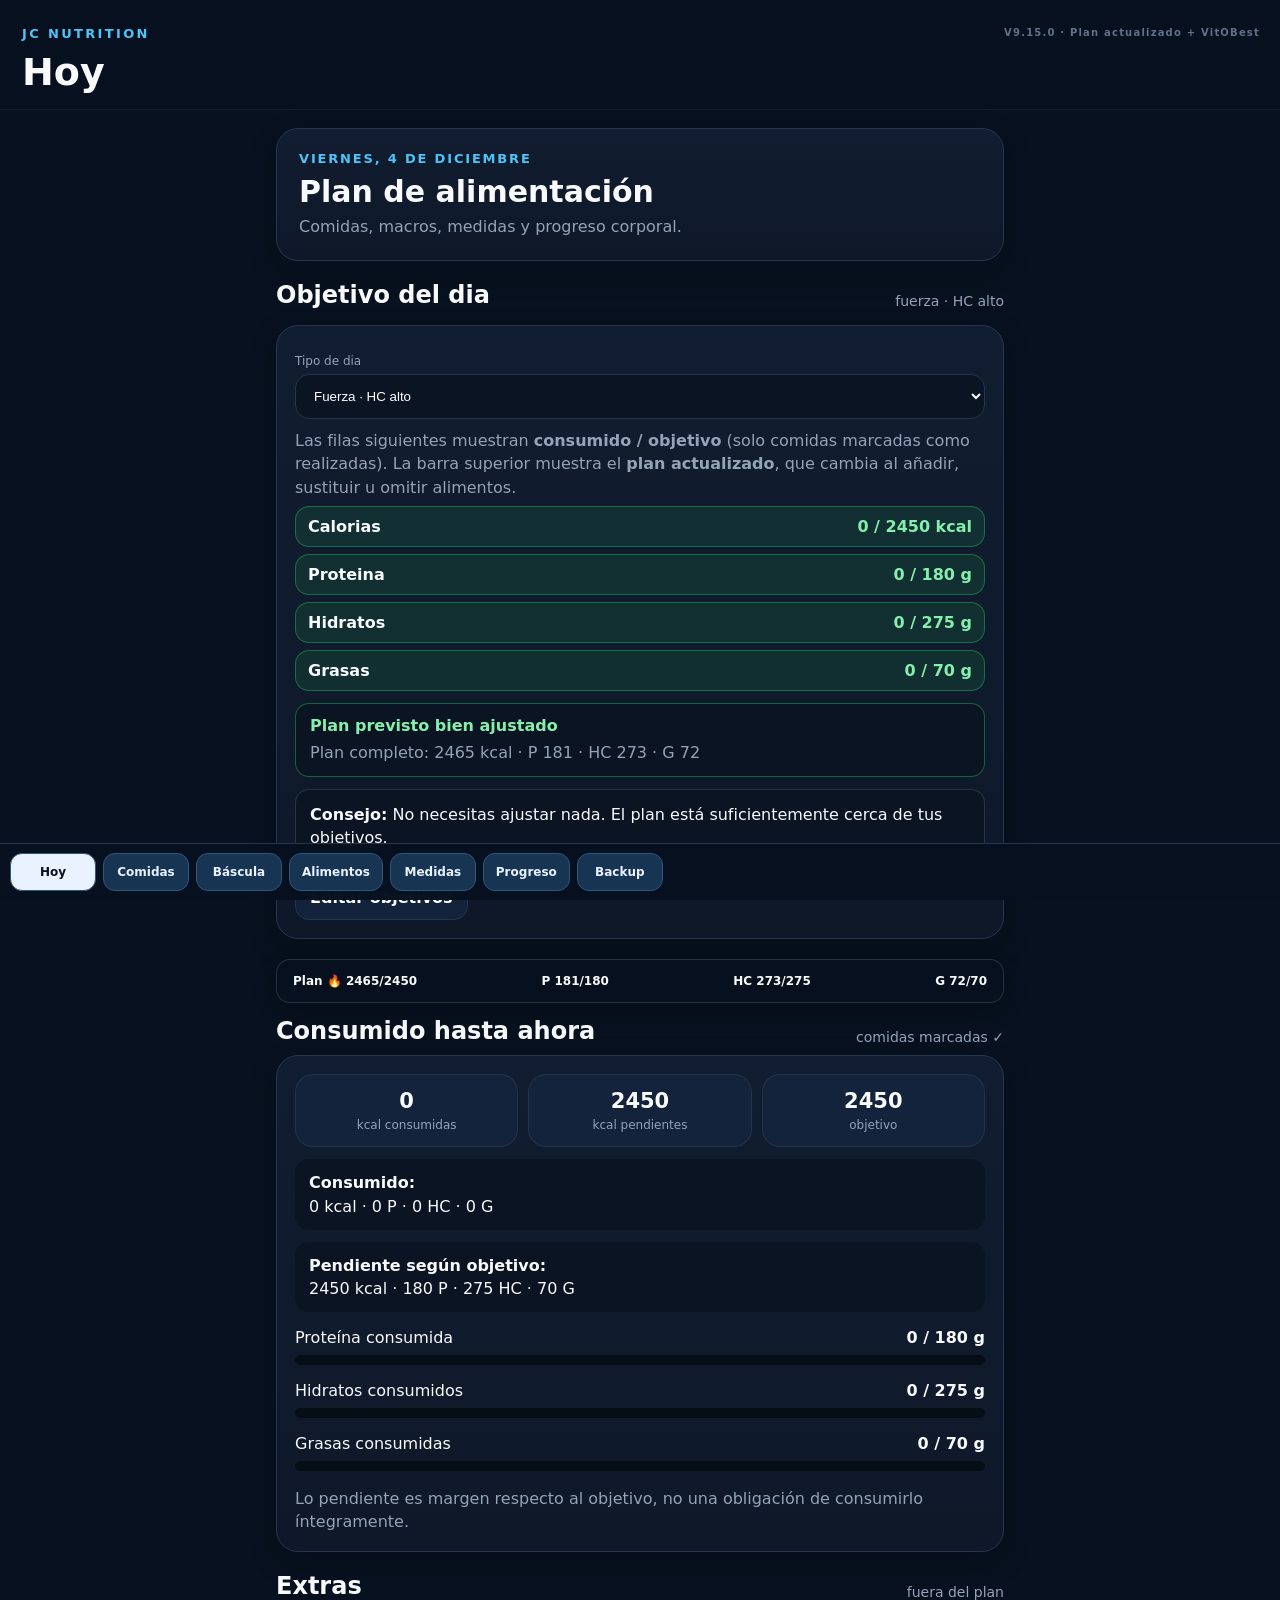
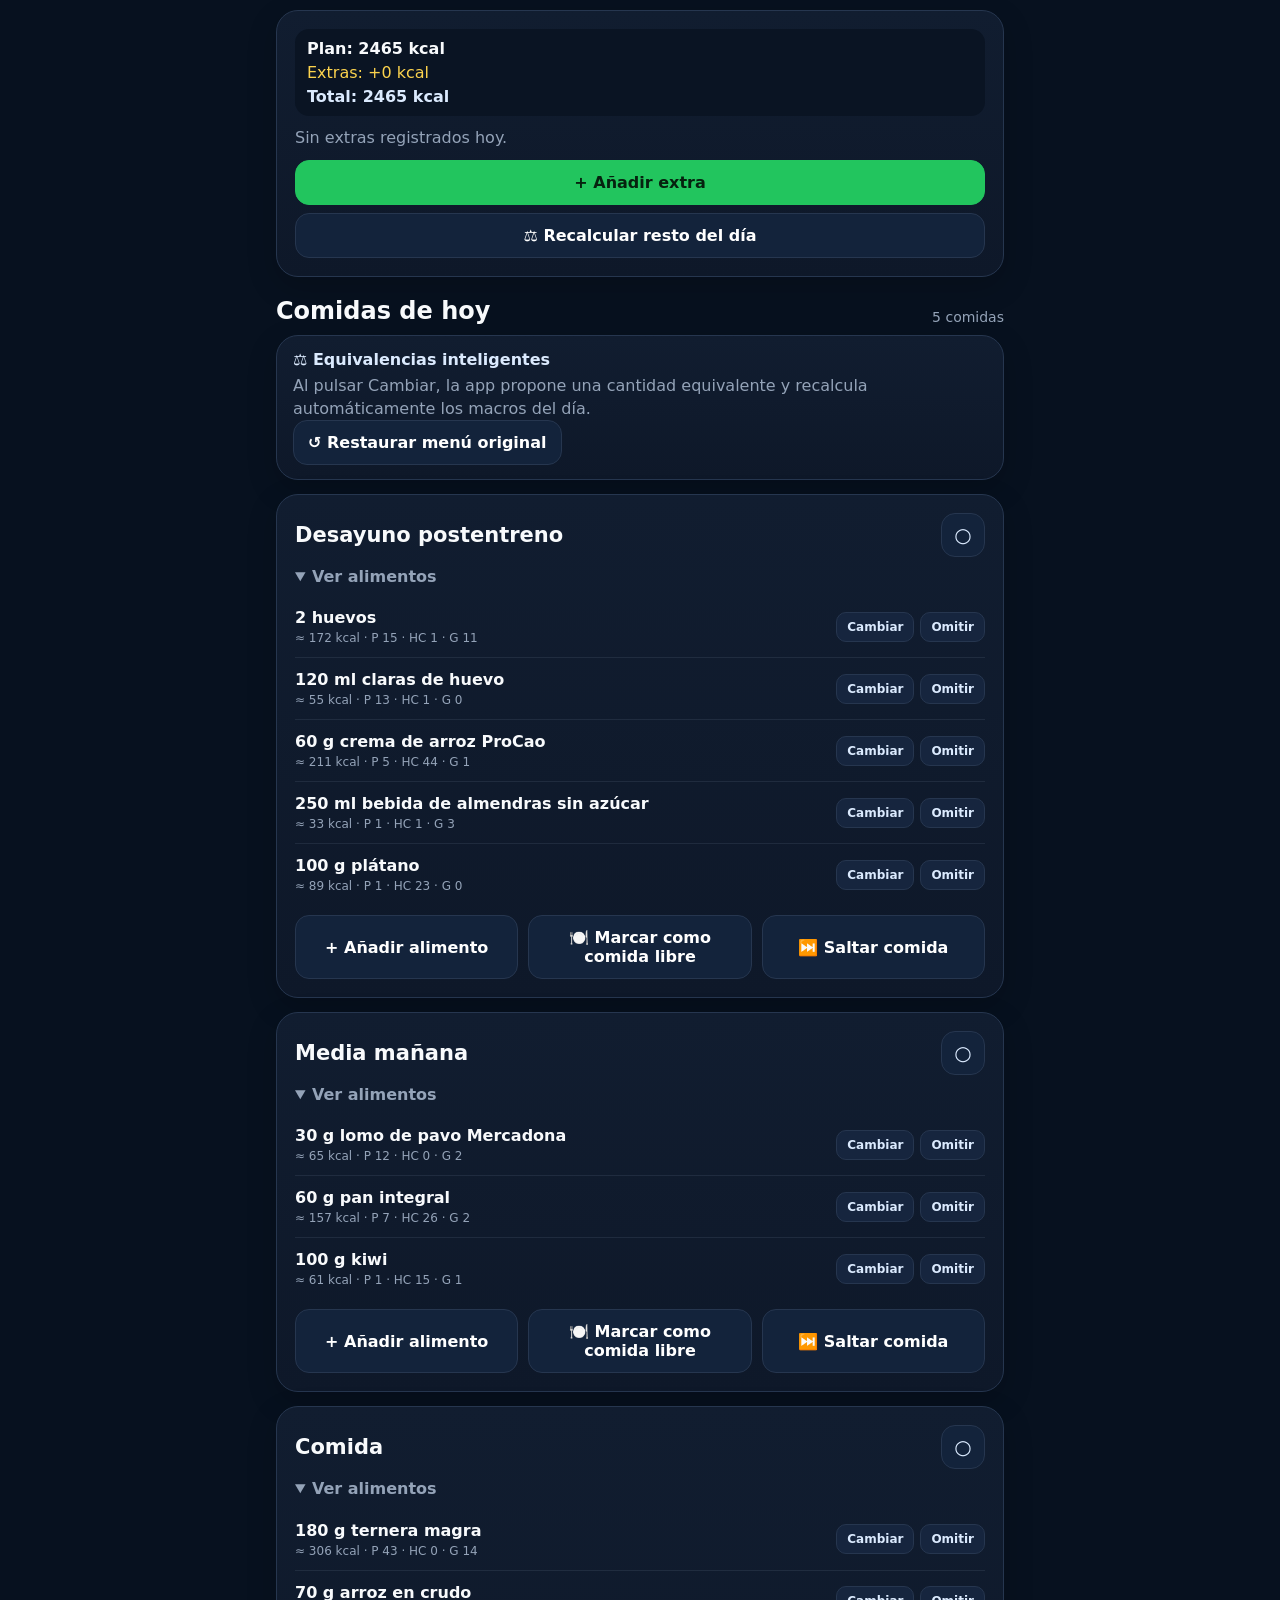
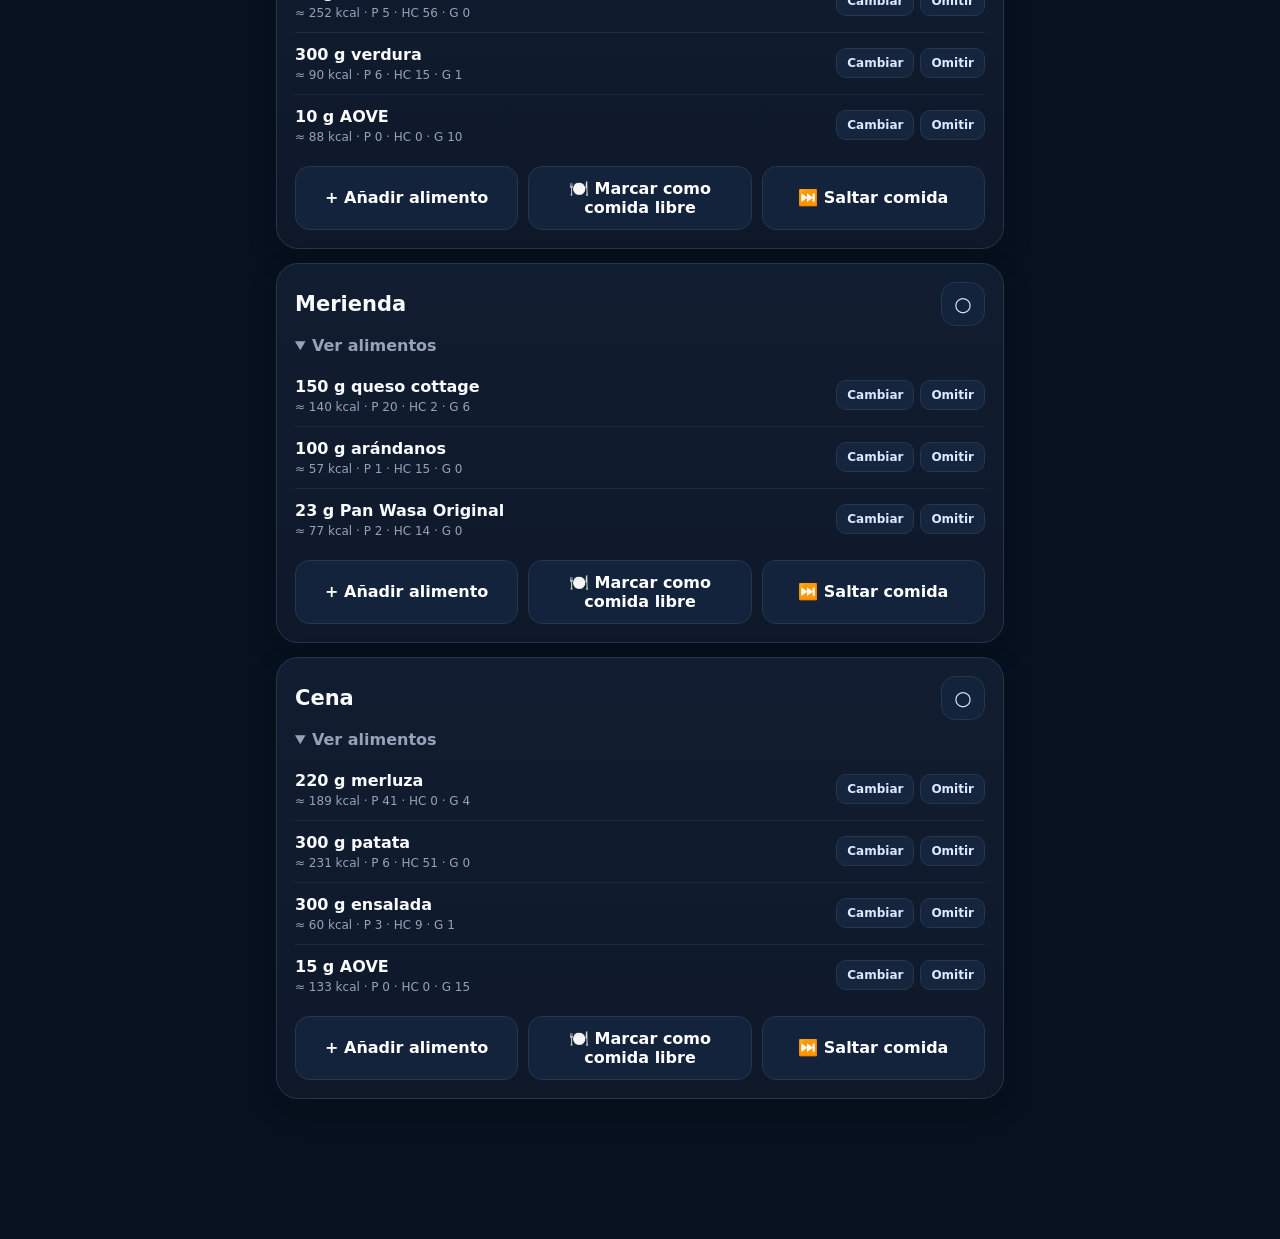
<file: index.html>
<!doctype html>
<html lang="es">
<head>
  <meta charset="utf-8">
  <meta name="viewport" content="width=device-width,initial-scale=1,viewport-fit=cover">
  <meta name="theme-color" content="#07111f">
  <meta name="apple-mobile-web-app-capable" content="yes">
  <meta name="apple-mobile-web-app-status-bar-style" content="black-translucent">
  <title>JC Nutrition</title>
  <link rel="manifest" href="./manifest.json">
  <link rel="apple-touch-icon" href="./apple-touch-icon.png">
  <link rel="stylesheet" href="./styles.css">
</head>
<body>
  <header class="topbar">
    <div class="brand">JC NUTRITION</div>
    <h1 id="pageTitle">Hoy</h1>
    <div class="version">V9.15.0 · Plan actualizado + VitOBest</div>
  </header>

  <main id="content"></main>

  <nav class="bottom-nav" aria-label="Navegación principal">
    <button data-view="today" class="nav active">Hoy</button>
    <button data-view="meals" class="nav">Comidas</button>
    <button data-view="scale" class="nav">Báscula</button>
    <button data-view="foods" class="nav">Alimentos</button>
    <button data-view="measurements" class="nav">Medidas</button>
    <button data-view="progress" class="nav">Progreso</button>
    <button data-view="backup" class="nav">Backup</button>
  </nav>

  <script src="./app.js"></script>
</body>
</html>
</file>
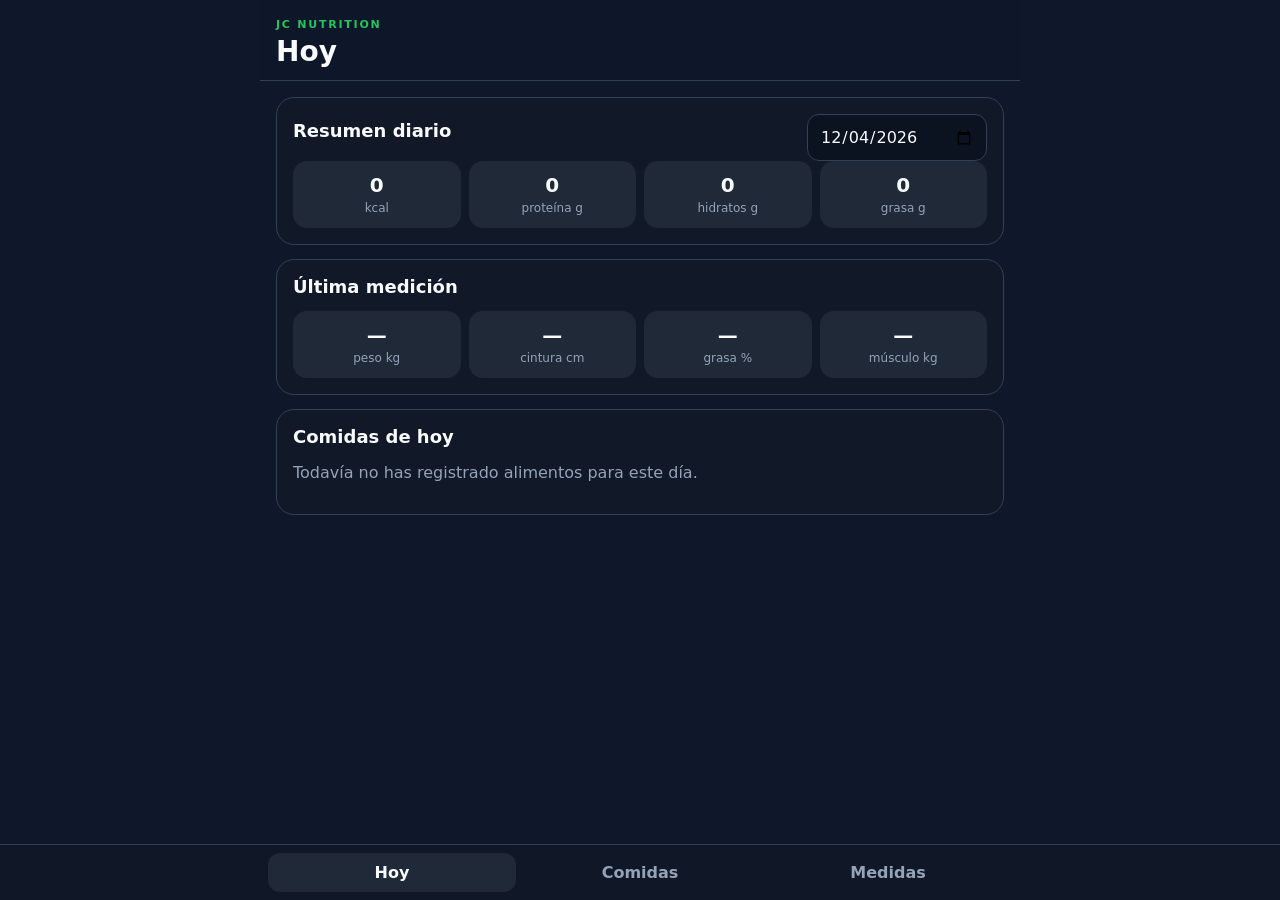
<file: index_jc_nutrition_limpio-1.html>
<!DOCTYPE html>
<html lang="es">
<head>
  <meta charset="UTF-8" />
  <meta name="viewport" content="width=device-width, initial-scale=1.0, viewport-fit=cover" />
  <meta name="theme-color" content="#111827" />
  <meta name="description" content="JC Nutrition: comidas y mediciones personales." />
  <title>JC Nutrition</title>
  <style>
    :root{
      --bg:#0f172a;--panel:#111827;--panel2:#1f2937;--text:#f8fafc;--muted:#94a3b8;
      --accent:#22c55e;--accent2:#16a34a;--line:#334155;--danger:#ef4444;--input:#0b1220;
    }
    *{box-sizing:border-box}
    body{margin:0;background:var(--bg);color:var(--text);font-family:system-ui,-apple-system,Segoe UI,Roboto,sans-serif}
    button,input,select{font:inherit}
    .app{max-width:760px;margin:0 auto;min-height:100vh;padding-bottom:88px}
    header{position:sticky;top:0;z-index:5;background:rgba(15,23,42,.96);backdrop-filter:blur(10px);padding:18px 16px 12px;border-bottom:1px solid var(--line)}
    .eyebrow{font-size:11px;letter-spacing:.16em;color:var(--accent);font-weight:800}
    h1{margin:4px 0 0;font-size:28px}
    main{padding:16px}
    .card{background:var(--panel);border:1px solid var(--line);border-radius:18px;padding:16px;margin-bottom:14px}
    .card h2{margin:0 0 14px;font-size:18px}
    .grid{display:grid;grid-template-columns:repeat(2,1fr);gap:10px}
    .grid4{display:grid;grid-template-columns:repeat(4,1fr);gap:8px}
    .metric{background:var(--panel2);padding:12px;border-radius:14px;text-align:center}
    .metric strong{display:block;font-size:20px}
    .metric span{font-size:12px;color:var(--muted)}
    label{display:block;font-size:12px;color:var(--muted);margin:10px 0 5px}
    input,select{width:100%;background:var(--input);color:var(--text);border:1px solid var(--line);border-radius:12px;padding:12px}
    .row{display:grid;grid-template-columns:1fr 1fr;gap:10px}
    .btn{border:0;border-radius:12px;padding:12px 14px;font-weight:700;cursor:pointer}
    .primary{background:var(--accent);color:#052e16}
    .secondary{background:var(--panel2);color:var(--text);border:1px solid var(--line)}
    .danger{background:transparent;color:#fecaca;border:1px solid #7f1d1d}
    .actions{display:flex;gap:8px;flex-wrap:wrap;margin-top:14px}
    .meal{border-top:1px solid var(--line);padding:12px 0}
    .meal:first-child{border-top:0}
    .meal-head{display:flex;justify-content:space-between;gap:8px;align-items:flex-start}
    .meal small,.muted{color:var(--muted)}
    .pill{display:inline-block;padding:4px 8px;border-radius:999px;background:var(--panel2);font-size:11px;color:var(--muted)}
    nav{position:fixed;left:0;right:0;bottom:0;background:rgba(17,24,39,.98);border-top:1px solid var(--line);display:flex;justify-content:center;z-index:10}
    nav .inner{width:min(760px,100%);display:grid;grid-template-columns:repeat(3,1fr);padding:8px}
    nav button{background:transparent;color:var(--muted);border:0;padding:10px 4px;border-radius:12px;font-weight:700}
    nav button.active{background:var(--panel2);color:var(--text)}
    .hidden{display:none!important}
    table{width:100%;border-collapse:collapse;font-size:13px}
    th,td{padding:9px 6px;border-bottom:1px solid var(--line);text-align:right}
    th:first-child,td:first-child{text-align:left}
    .topline{display:flex;justify-content:space-between;align-items:center;gap:8px}
    .datebox{max-width:180px}
    @media(max-width:540px){
      .grid4{grid-template-columns:repeat(2,1fr)}
      .row{grid-template-columns:1fr}
    }
  </style>
</head>
<body>
<div class="app">
  <header>
    <div class="eyebrow">JC NUTRITION</div>
    <h1 id="pageTitle">Hoy</h1>
  </header>

  <main>
    <section id="view-today">
      <div class="card">
        <div class="topline">
          <h2>Resumen diario</h2>
          <input id="todayDate" class="datebox" type="date">
        </div>
        <div class="grid4">
          <div class="metric"><strong id="sumKcal">0</strong><span>kcal</span></div>
          <div class="metric"><strong id="sumProtein">0</strong><span>proteína g</span></div>
          <div class="metric"><strong id="sumCarbs">0</strong><span>hidratos g</span></div>
          <div class="metric"><strong id="sumFat">0</strong><span>grasa g</span></div>
        </div>
      </div>

      <div class="card">
        <h2>Última medición</h2>
        <div class="grid4">
          <div class="metric"><strong id="lastWeight">—</strong><span>peso kg</span></div>
          <div class="metric"><strong id="lastWaist">—</strong><span>cintura cm</span></div>
          <div class="metric"><strong id="lastFat">—</strong><span>grasa %</span></div>
          <div class="metric"><strong id="lastMuscle">—</strong><span>músculo kg</span></div>
        </div>
      </div>

      <div class="card">
        <h2>Comidas de hoy</h2>
        <div id="todayMeals"></div>
      </div>
    </section>

    <section id="view-food" class="hidden">
      <div class="card">
        <h2>Añadir alimento</h2>
        <div class="row">
          <div><label>Fecha</label><input id="foodDate" type="date"></div>
          <div><label>Comida</label>
            <select id="mealType">
              <option>Desayuno</option><option>Media mañana</option><option>Comida</option>
              <option>Merienda</option><option>Cena</option><option>Otros</option>
            </select>
          </div>
        </div>
        <label>Alimento</label><input id="foodName" placeholder="Ej. Pechuga de pollo">
        <div class="row">
          <div><label>Cantidad</label><input id="foodQty" type="number" min="0" step="0.1" placeholder="Ej. 200"></div>
          <div><label>Unidad</label>
            <select id="foodUnit"><option>g</option><option>ml</option><option>unidad</option><option>ración</option></select>
          </div>
        </div>
        <div class="grid4">
          <div><label>kcal</label><input id="foodKcal" type="number" min="0" step="1"></div>
          <div><label>Proteína</label><input id="foodProtein" type="number" min="0" step="0.1"></div>
          <div><label>Hidratos</label><input id="foodCarbs" type="number" min="0" step="0.1"></div>
          <div><label>Grasa</label><input id="foodFat" type="number" min="0" step="0.1"></div>
        </div>
        <div class="actions"><button class="btn primary" id="addFood">Guardar alimento</button></div>
      </div>

      <div class="card">
        <div class="topline">
          <h2>Registro</h2>
          <input id="foodListDate" class="datebox" type="date">
        </div>
        <div id="foodList"></div>
      </div>
    </section>

    <section id="view-measurements" class="hidden">
      <div class="card">
        <h2>Añadir medición</h2>
        <label>Fecha</label><input id="measureDate" type="date">
        <div class="row">
          <div><label>Peso (kg)</label><input id="weight" type="number" step="0.1"></div>
          <div><label>Cintura (cm)</label><input id="waist" type="number" step="0.1"></div>
        </div>
        <div class="row">
          <div><label>Grasa corporal (%)</label><input id="bodyFat" type="number" step="0.1"></div>
          <div><label>Masa muscular (kg)</label><input id="muscle" type="number" step="0.1"></div>
        </div>
        <label>Notas</label><input id="measureNote" placeholder="Opcional">
        <div class="actions"><button class="btn primary" id="addMeasurement">Guardar medición</button></div>
      </div>

      <div class="card">
        <h2>Historial de medidas</h2>
        <div style="overflow:auto">
          <table>
            <thead><tr><th>Fecha</th><th>Peso</th><th>Cintura</th><th>Grasa</th><th>Músculo</th><th></th></tr></thead>
            <tbody id="measureTable"></tbody>
          </table>
        </div>
      </div>

      <div class="card">
        <h2>Copia de seguridad</h2>
        <p class="muted">Los datos se guardan en este dispositivo. Puedes exportarlos para conservar una copia.</p>
        <div class="actions">
          <button class="btn secondary" id="exportData">Exportar datos</button>
          <label class="btn secondary" style="margin:0;cursor:pointer">Importar datos<input id="importData" type="file" accept=".json" class="hidden"></label>
        </div>
      </div>
    </section>
  </main>
</div>

<nav>
  <div class="inner">
    <button data-view="today" class="active">Hoy</button>
    <button data-view="food">Comidas</button>
    <button data-view="measurements">Medidas</button>
  </div>
</nav>

<script>
const KEY = "jc_nutrition_v1";
const state = JSON.parse(localStorage.getItem(KEY) || '{"foods":[],"measurements":[]}');

function isoToday(){
  const d = new Date();
  const local = new Date(d.getTime() - d.getTimezoneOffset()*60000);
  return local.toISOString().slice(0,10);
}
function save(){ localStorage.setItem(KEY, JSON.stringify(state)); }
function n(v){ return Number(v || 0); }
function fmt(v,dec=1){ return Number.isFinite(Number(v)) ? Number(v).toFixed(dec).replace(".0","") : "—"; }

const today = isoToday();
["todayDate","foodDate","foodListDate","measureDate"].forEach(id=>document.getElementById(id).value=today);

function renderToday(){
  const date = document.getElementById("todayDate").value;
  const foods = state.foods.filter(x=>x.date===date);
  const sums = foods.reduce((a,x)=>({
    kcal:a.kcal+n(x.kcal), protein:a.protein+n(x.protein),
    carbs:a.carbs+n(x.carbs), fat:a.fat+n(x.fat)
  }),{kcal:0,protein:0,carbs:0,fat:0});
  sumKcal.textContent=Math.round(sums.kcal);
  sumProtein.textContent=fmt(sums.protein);
  sumCarbs.textContent=fmt(sums.carbs);
  sumFat.textContent=fmt(sums.fat);

  const latest=[...state.measurements].sort((a,b)=>b.date.localeCompare(a.date))[0];
  lastWeight.textContent=latest?fmt(latest.weight):"—";
  lastWaist.textContent=latest?fmt(latest.waist):"—";
  lastFat.textContent=latest?fmt(latest.bodyFat):"—";
  lastMuscle.textContent=latest?fmt(latest.muscle):"—";

  todayMeals.innerHTML = foods.length ? foods.map(foodHTML).join("") : '<p class="muted">Todavía no has registrado alimentos para este día.</p>';
}

function foodHTML(x){
  return `<div class="meal">
    <div class="meal-head">
      <div><strong>${escapeHtml(x.name)}</strong><br><small>${escapeHtml(x.meal)} · ${fmt(x.qty)} ${escapeHtml(x.unit)}</small></div>
      <span class="pill">${Math.round(n(x.kcal))} kcal</span>
    </div>
    <small>P ${fmt(x.protein)} · HC ${fmt(x.carbs)} · G ${fmt(x.fat)}</small>
  </div>`;
}

function renderFoods(){
  const date=foodListDate.value;
  const foods=state.foods.filter(x=>x.date===date);
  foodList.innerHTML = foods.length ? foods.map(x=>`
    <div class="meal">
      <div class="meal-head">
        <div><strong>${escapeHtml(x.name)}</strong><br><small>${escapeHtml(x.meal)} · ${fmt(x.qty)} ${escapeHtml(x.unit)}</small></div>
        <button class="btn danger" onclick="deleteFood('${x.id}')">Eliminar</button>
      </div>
      <small>${Math.round(n(x.kcal))} kcal · P ${fmt(x.protein)} · HC ${fmt(x.carbs)} · G ${fmt(x.fat)}</small>
    </div>`).join("") : '<p class="muted">Sin alimentos registrados.</p>';
}

function renderMeasurements(){
  const rows=[...state.measurements].sort((a,b)=>b.date.localeCompare(a.date));
  measureTable.innerHTML = rows.length ? rows.map(x=>`
    <tr><td>${x.date}</td><td>${fmt(x.weight)}</td><td>${fmt(x.waist)}</td><td>${fmt(x.bodyFat)}</td><td>${fmt(x.muscle)}</td>
    <td><button class="btn danger" onclick="deleteMeasurement('${x.id}')">×</button></td></tr>`).join("")
    : '<tr><td colspan="6" class="muted">Sin mediciones.</td></tr>';
}

function escapeHtml(s=""){return String(s).replace(/[&<>"']/g,m=>({"&":"&amp;","<":"&lt;",">":"&gt;",'"':"&quot;","'":"&#039;"}[m]));}

addFood.addEventListener("click",()=>{
  const name=foodName.value.trim();
  if(!name){alert("Indica el alimento.");return;}
  state.foods.push({
    id:crypto.randomUUID(), date:foodDate.value, meal:mealType.value, name,
    qty:n(foodQty.value), unit:foodUnit.value, kcal:n(foodKcal.value),
    protein:n(foodProtein.value), carbs:n(foodCarbs.value), fat:n(foodFat.value)
  });
  save();
  ["foodName","foodQty","foodKcal","foodProtein","foodCarbs","foodFat"].forEach(id=>document.getElementById(id).value="");
  foodListDate.value=foodDate.value;
  renderFoods(); renderToday();
});

addMeasurement.addEventListener("click",()=>{
  if(!weight.value && !waist.value && !bodyFat.value && !muscle.value){alert("Introduce al menos una medición.");return;}
  const existing=state.measurements.find(x=>x.date===measureDate.value);
  const data={date:measureDate.value,weight:n(weight.value)||"",waist:n(waist.value)||"",bodyFat:n(bodyFat.value)||"",muscle:n(muscle.value)||"",note:measureNote.value.trim()};
  if(existing){Object.assign(existing,data);}
  else state.measurements.push({id:crypto.randomUUID(),...data});
  save(); renderMeasurements(); renderToday();
});

window.deleteFood=id=>{
  state.foods=state.foods.filter(x=>x.id!==id);save();renderFoods();renderToday();
}
window.deleteMeasurement=id=>{
  state.measurements=state.measurements.filter(x=>x.id!==id);save();renderMeasurements();renderToday();
}

todayDate.addEventListener("change",renderToday);
foodListDate.addEventListener("change",renderFoods);

document.querySelectorAll("nav button").forEach(btn=>btn.addEventListener("click",()=>{
  const view=btn.dataset.view;
  document.querySelectorAll("main section").forEach(s=>s.classList.add("hidden"));
  document.getElementById("view-"+view).classList.remove("hidden");
  document.querySelectorAll("nav button").forEach(b=>b.classList.toggle("active",b===btn));
  pageTitle.textContent={today:"Hoy",food:"Comidas",measurements:"Medidas"}[view];
  if(view==="today")renderToday();
  if(view==="food")renderFoods();
  if(view==="measurements")renderMeasurements();
}));

exportData.addEventListener("click",()=>{
  const blob=new Blob([JSON.stringify(state,null,2)],{type:"application/json"});
  const a=document.createElement("a");a.href=URL.createObjectURL(blob);a.download="jc-nutrition-backup.json";a.click();URL.revokeObjectURL(a.href);
});
importData.addEventListener("change",async e=>{
  const file=e.target.files[0]; if(!file)return;
  try{
    const data=JSON.parse(await file.text());
    if(!Array.isArray(data.foods)||!Array.isArray(data.measurements))throw new Error();
    state.foods=data.foods; state.measurements=data.measurements; save();
    renderToday();renderFoods();renderMeasurements();alert("Datos importados correctamente.");
  }catch{alert("El archivo no es válido.");}
});

renderToday();renderFoods();renderMeasurements();
</script>
</body>
</html>
</file>
<file: styles.css>
:root{
  --bg:#07111f; --panel:#0f1a2c; --panel2:#13233b; --text:#f8fafc; --muted:#94a3b8;
  --line:#26364f; --blue:#4fc3f7; --green:#22c55e; --red:#f87171; --shadow:0 10px 30px rgba(0,0,0,.18)
}
*{box-sizing:border-box}
html,body{margin:0;background:var(--bg);color:var(--text);font-family:system-ui,-apple-system,Segoe UI,Roboto,sans-serif}
body{padding-bottom:92px}
button,input{font:inherit}
.topbar{position:sticky;top:0;z-index:20;background:rgba(7,17,31,.95);backdrop-filter:blur(12px);padding:26px 22px 18px;border-bottom:1px solid rgba(148,163,184,.08)}
.brand{color:var(--blue);font-weight:900;letter-spacing:.18em;font-size:13px}
h1{font-size:38px;line-height:1;margin:12px 0 0;font-weight:850}
.version{position:absolute;right:20px;top:27px;color:#5f718b;font-size:10px;font-weight:900;letter-spacing:.12em}
main{padding:18px 16px 28px;max-width:760px;margin:0 auto}
.section{margin-bottom:20px}
.section-title{display:flex;justify-content:space-between;align-items:end;gap:12px;margin:0 0 10px}
.section-title h2{margin:0;font-size:24px}
.section-title span{color:var(--muted);font-size:14px}
.card{background:linear-gradient(180deg,#111d30,#0e1829);border:1px solid var(--line);border-radius:22px;padding:18px;box-shadow:var(--shadow);margin-bottom:14px}
.hero{padding:22px}
.eyebrow{color:var(--blue);font-size:13px;font-weight:900;letter-spacing:.14em}
.hero h2{font-size:30px;margin:8px 0 6px}
.hero p,.note{color:var(--muted);line-height:1.45;margin:0}
.kpi-grid{display:grid;grid-template-columns:repeat(3,minmax(0,1fr));gap:10px}
.kpi{background:var(--panel2);border:1px solid rgba(148,163,184,.13);border-radius:18px;padding:14px 10px;text-align:center}
.kpi b{display:block;font-size:21px}
.kpi span{display:block;color:var(--muted);font-size:12px;margin-top:5px}
.macro-row{margin:16px 0}
.macro-head{display:flex;justify-content:space-between;gap:10px;margin-bottom:8px}
.track{height:10px;border-radius:999px;background:#050d17;overflow:hidden}
.track i{display:block;height:100%;background:linear-gradient(90deg,#38bdf8,#60a5fa);border-radius:999px}
.meal-head{display:flex;justify-content:space-between;align-items:center;gap:12px;margin-bottom:8px}
.meal-head strong{font-size:21px}
.check{width:44px;height:44px;border-radius:14px;border:1px solid var(--line);background:var(--panel2);color:#dbeafe;font-size:20px;font-weight:900}
.check.done{background:rgba(34,197,94,.15);border-color:#22c55e;color:#86efac}
.food-list{margin-top:8px}
.food{display:grid;grid-template-columns:minmax(0,1fr) auto;gap:12px;align-items:center;padding:12px 0;border-top:1px solid rgba(148,163,184,.12)}
.food:first-child{border-top:0}
.food strong{font-size:16px}
.food small{display:block;color:var(--muted);margin-top:4px;font-size:12px}
.food.omitted{text-decoration:line-through;opacity:.52}
.food-actions{display:flex;gap:6px;flex-wrap:wrap;justify-content:flex-end}
.primary,.secondary,.danger,.tiny{border-radius:14px;border:1px solid var(--line);padding:12px 14px;font-weight:850}
.primary{background:var(--green);color:#06220f;border-color:#22c55e}
.secondary{background:var(--panel2);color:#fff}
.danger{background:rgba(248,113,113,.08);color:#fda4af;border-color:rgba(248,113,113,.35)}
.tiny{padding:7px 10px;font-size:12px;background:#16253e;color:#dbeafe;border-radius:10px}
.row{display:flex;gap:10px;flex-wrap:wrap}.row>*{flex:1 1 180px}
.field{display:block;margin:10px 0}.field span{display:block;color:var(--muted);font-size:12px;margin-bottom:6px}
.input{width:100%;background:#0a1423;color:#fff;border:1px solid var(--line);border-radius:14px;padding:13px 14px}
.day-tabs{display:flex;gap:8px;overflow:auto;padding:2px 0 8px;scrollbar-width:none}.day-tabs::-webkit-scrollbar{display:none}.day-tabs button{white-space:nowrap}
.history-item{padding:12px 0;border-top:1px solid rgba(148,163,184,.13)}.history-item:first-child{border-top:0}
.backup-actions{display:grid;grid-template-columns:1fr 1fr;gap:10px}
.bottom-nav{position:fixed;left:0;right:0;bottom:0;z-index:30;display:grid;grid-template-columns:repeat(6,1fr);background:rgba(7,17,31,.97);backdrop-filter:blur(14px);border-top:1px solid var(--line);padding:8px 8px max(8px,env(safe-area-inset-bottom))}
.nav{border:0;background:transparent;color:var(--muted);padding:12px 4px;font-weight:850;border-radius:14px}
.nav.active{background:#0f2538;color:#fff}
details summary{cursor:pointer;font-weight:800;color:#cbd5e1}
@media(max-width:560px){
  .topbar{padding:24px 18px 16px} h1{font-size:36px} .version{right:16px;top:26px}
  main{padding:16px 14px 24px}.card{padding:16px}.hero{padding:18px}.hero h2{font-size:28px}
  .food{grid-template-columns:1fr}.food-actions{justify-content:flex-start}
  .backup-actions{grid-template-columns:1fr}.nav{font-size:12px;padding:11px 2px}
}

.compact-tools{padding:14px 16px}.compact-tools strong{display:block;margin-bottom:5px;color:#dbeafe}

@media(max-width:560px){.bottom-nav .nav{font-size:11px;padding:10px 1px}}

.modal{position:fixed;inset:0;background:rgba(0,0,0,.72);z-index:50;display:flex;align-items:flex-end;justify-content:center}
.sheet{background:#0e1829;border:1px solid var(--line);border-radius:24px 24px 0 0;width:min(760px,100%);max-height:86vh;overflow:auto;padding:18px}

.macro-compare{display:grid;grid-template-columns:1fr 1fr;gap:10px;margin-top:12px}.macro-compare>div{padding:10px;border:1px solid var(--line);border-radius:12px}.macro-compare span,.macro-compare small{display:block}.macro-compare small{margin-top:4px;opacity:.8}


/* V7.2 - Objetivos del día: estados visuales */
.v7panel{margin:16px 0 20px;padding:18px;border-radius:22px}
.v7head{display:flex;align-items:center;justify-content:space-between;gap:12px;margin-bottom:14px}
.v7head select{max-width:100%}
.v7row,.v7target{display:flex;align-items:center;justify-content:space-between;gap:16px;padding:10px 12px;margin:7px 0;border-radius:14px;border:1px solid transparent;background:rgba(255,255,255,.025)}
.v7row span,.v7target span{color:var(--text,#f8fafc);font-weight:650}
.v7row b,.v7target b{white-space:nowrap;font-weight:850}
.v7row.ok,.v7target.ok{background:rgba(34,197,94,.12);border-color:rgba(34,197,94,.42)}
.v7row.ok b,.v7target.ok b{color:#86efac}
.v7row.warn,.v7target.warn{background:rgba(245,158,11,.12);border-color:rgba(245,158,11,.42)}
.v7row.warn b,.v7target.warn b{color:#fcd34d}
.v7row.bad,.v7target.bad{background:rgba(239,68,68,.12);border-color:rgba(239,68,68,.44)}
.v7row.bad b,.v7target.bad b{color:#fca5a5}
.v7remain,.v7remaining{margin-top:12px;padding:12px 14px;border-radius:14px;background:#0a1423;line-height:1.45}
.v7note{margin:10px 0 12px;color:var(--muted,#94a3b8);line-height:1.45}
@media(max-width:560px){.v7head{align-items:flex-start;flex-direction:column}.v7head select{width:100%}.v7row,.v7target{padding:10px 11px}.v7row b,.v7target b{font-size:14px}}


/* V7.3 - barra fija compacta de objetivos */
.v73sticky{
 position:sticky;
 top:0;
 z-index:60;
 display:flex;
 justify-content:space-between;
 align-items:center;
 gap:6px;
 margin:0 0 14px;
 padding:9px 10px;
 border:1px solid rgba(148,163,184,.22);
 border-radius:14px;
 background:rgba(7,17,31,.96);
 backdrop-filter:blur(12px);
 -webkit-backdrop-filter:blur(12px);
 box-shadow:0 8px 22px rgba(0,0,0,.24);
 font-size:12px;
 font-weight:850;
 white-space:nowrap;
}
.v73sticky span{padding:5px 6px;border-radius:9px}
.v73sticky .ok{color:#86efac;background:rgba(34,197,94,.12)}
.v73sticky .warn{color:#fcd34d;background:rgba(245,158,11,.12)}
.v73sticky .bad{color:#fca5a5;background:rgba(239,68,68,.12)}
@media(max-width:390px){
 .v73sticky{gap:3px;padding:8px 6px;font-size:10.5px}
 .v73sticky span{padding:4px}
}

/* V8 */
.bottom-nav{grid-template-columns:repeat(7,minmax(72px,1fr));overflow-x:auto}.bottom-nav .nav{min-width:72px}.v7row.ok b{color:#86efac}.v7row.warn b{color:#fcd34d}.v7row.bad b{color:#fca5a5}
/* V8.1 */
.v81summary{margin:12px 0;padding:12px 14px;border-radius:14px;border:1px solid rgba(148,163,184,.22);background:#0a1423}
.v81summary.ok{border-color:rgba(34,197,94,.44)}.v81summary.ok strong{color:#86efac}
.v81summary.warn{border-color:rgba(245,158,11,.44)}.v81summary.warn strong{color:#fcd34d}
.v81summary.bad{border-color:rgba(239,68,68,.44)}.v81summary.bad strong{color:#fca5a5}

/* V8.2 */
.v7row b em{font-style:normal;font-size:11px;margin-left:6px;opacity:.9;white-space:nowrap}
.v82advice{margin:12px 0;padding:13px 14px;border-radius:14px;background:#0a1423;border:1px solid rgba(148,163,184,.22);line-height:1.45}
.v82advice .primary{width:100%;margin-top:10px}

/* V8.3 - Extras y comidas libres */
.extras-summary{display:grid;grid-template-columns:1fr;gap:5px;padding:10px 12px;border-radius:14px;background:#0a1423;margin-bottom:10px}
.extras-summary span{color:#fcd34d}.extras-summary strong{color:#dbeafe}
.extras-frequent{display:flex;gap:6px;flex-wrap:wrap;margin-top:12px;align-items:center}
.meal-free{border-color:rgba(245,158,11,.45)!important;background:rgba(245,158,11,.06)!important}
.meal-free .meal-head strong{text-decoration:none;color:#fde68a}

.rodilla-row{display:grid;grid-template-columns:minmax(0,1fr) 92px;gap:12px;align-items:center;padding:9px 0;border-bottom:1px solid rgba(148,163,184,.12)}
.rodilla-row span{font-weight:700}
.rodilla-row .input{padding:10px;text-align:center}

.v85-summary{display:flex;flex-direction:column;gap:7px}
.v85-summary span{color:var(--muted,#94a3b8)}
.v85-action{display:grid;grid-template-columns:110px minmax(0,1fr);gap:5px 10px;padding:10px 0;border-bottom:1px solid rgba(148,163,184,.12)}
.v85-action:last-child{border-bottom:0}
.v85-action strong{grid-column:2;color:#86efac}
@media(max-width:520px){.v85-action{grid-template-columns:1fr}.v85-action strong{grid-column:1}}

.meal-skipped{opacity:.62;border-style:dashed}
.meal-skipped .meal-head strong{color:#fbbf24}

.v87-option h3{margin:0;font-size:18px}
.v87-result{margin-top:10px;padding-top:10px;border-top:1px solid rgba(148,163,184,.12);font-weight:700}
.v87ApplyOption{margin-bottom:2px}

/* V9.10 · JC Suite unified navigation */
.bottom-nav{display:flex!important;grid-template-columns:none!important;align-items:stretch;justify-content:flex-start;gap:7px;overflow-x:auto;overflow-y:hidden;white-space:nowrap;padding:9px 10px max(9px,env(safe-area-inset-bottom));scrollbar-width:none}
.bottom-nav::-webkit-scrollbar{display:none}.bottom-nav .nav{flex:0 0 auto;min-width:86px;padding:11px 12px;border:1px solid #315778;background:#173453;color:#eaf2ff;border-radius:12px;font-size:12px}.bottom-nav .nav.active{background:#eaf2ff;color:#07111f}.bottom-nav .app-switch{border-color:#2f8c64;background:#0e2c29;color:#b7f7d3}
@media(max-width:420px){.bottom-nav .nav{min-width:78px;padding:10px 9px;font-size:11.5px}}
</file>
